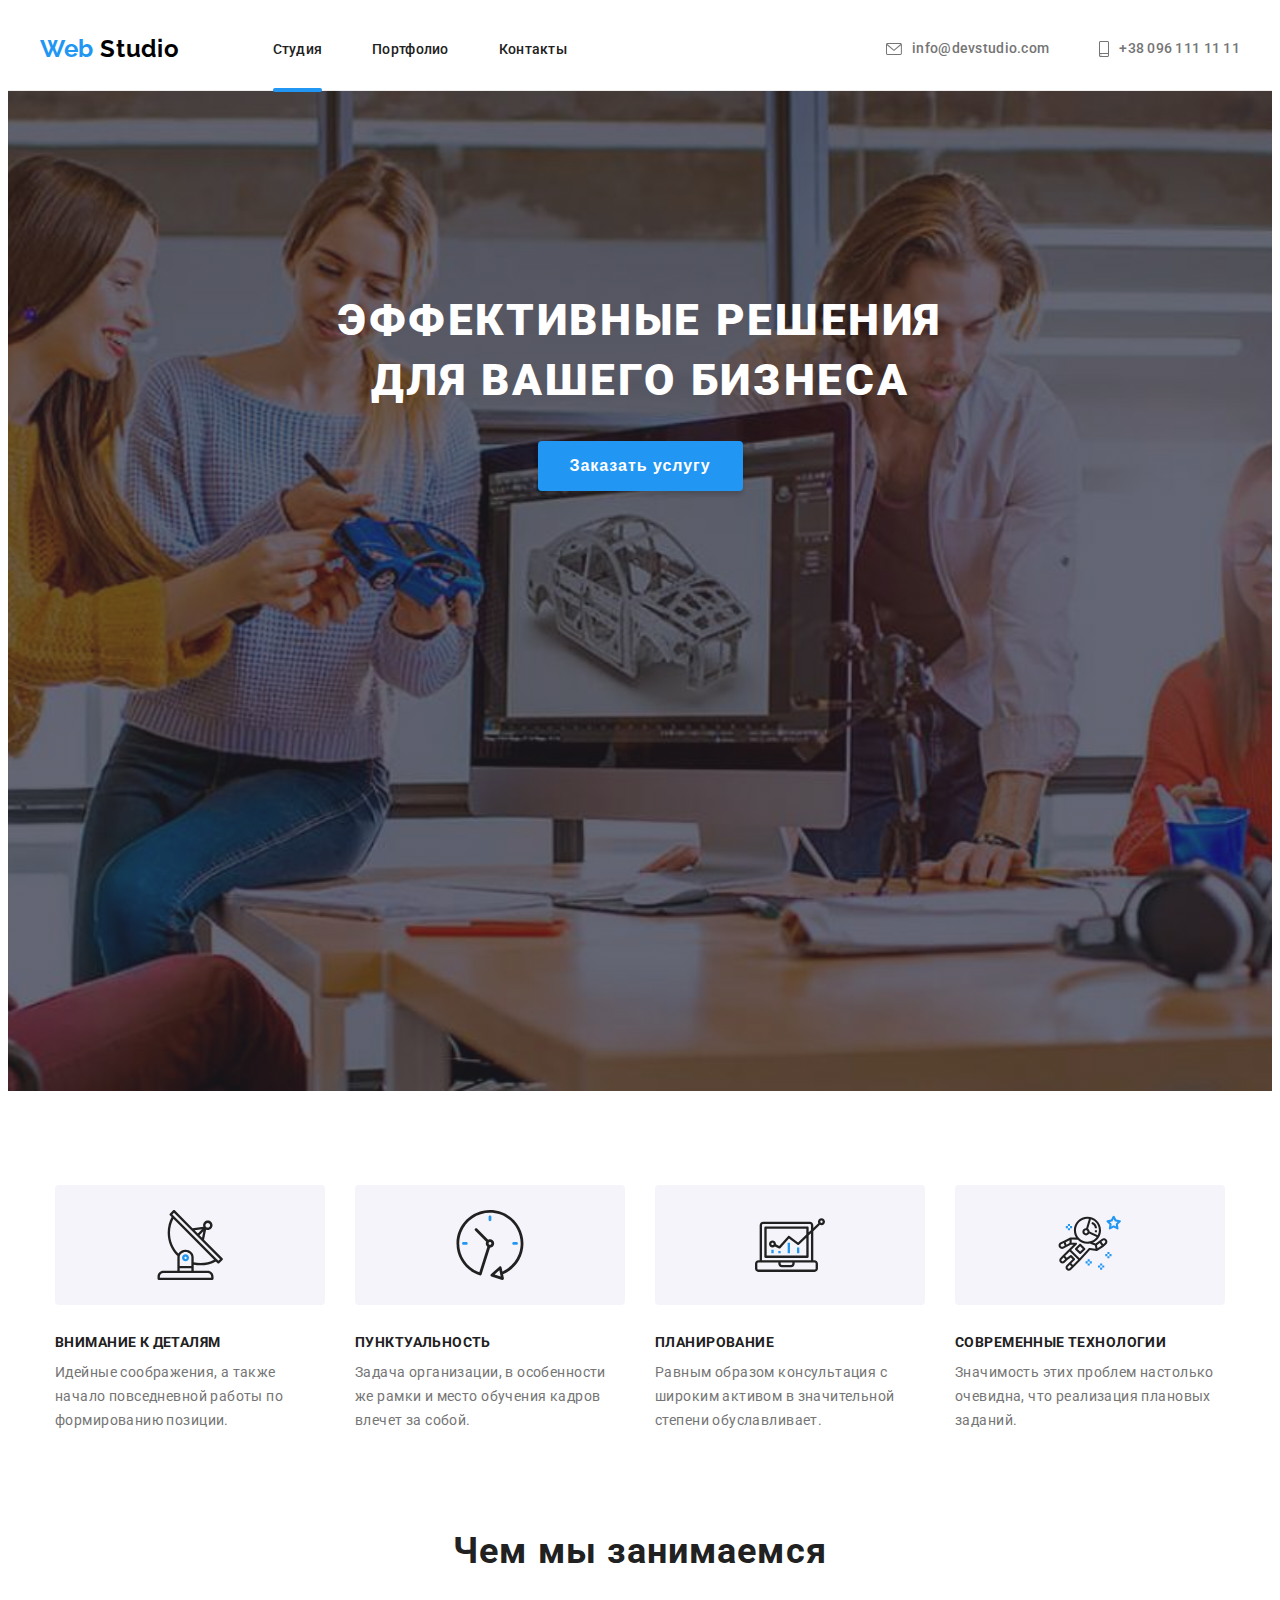
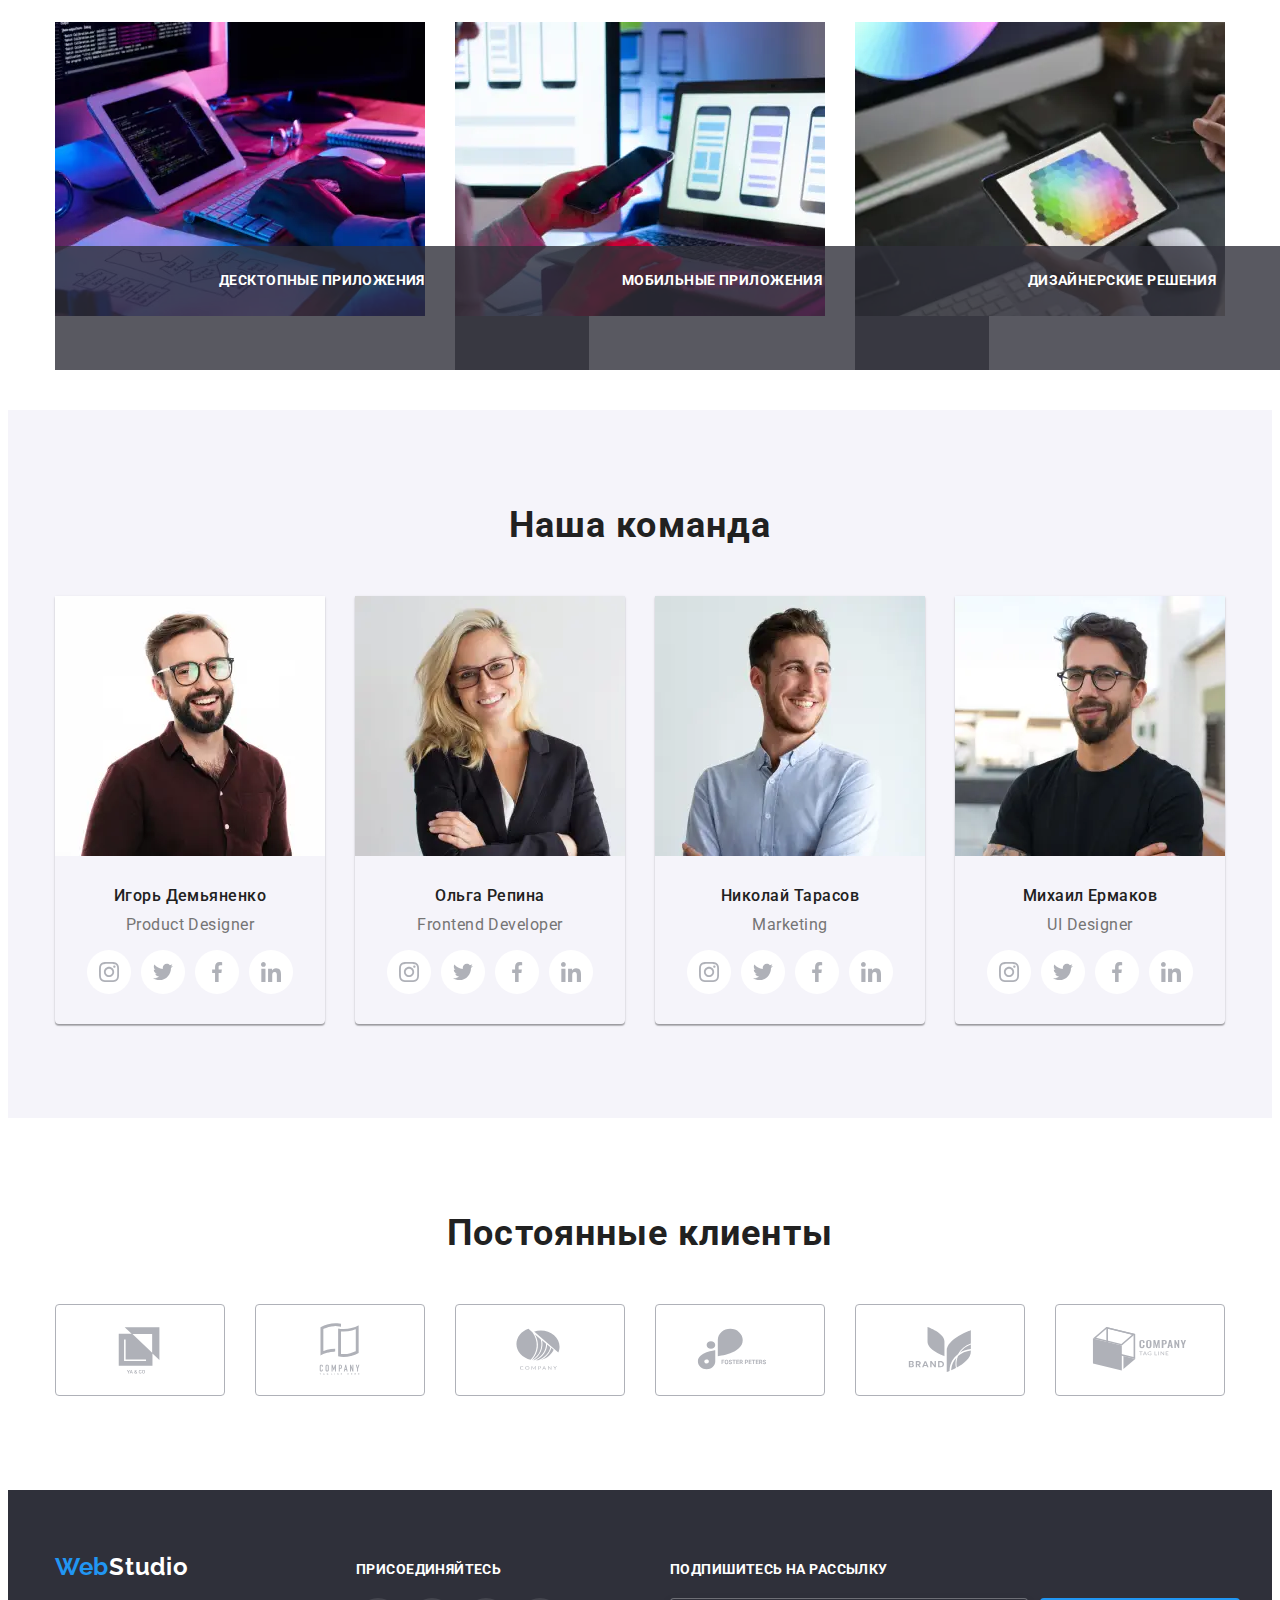
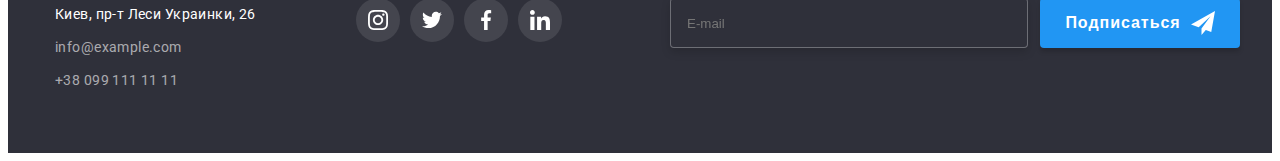
<file: index.html>
<!DOCTYPE html>
<html lang="ru">

<head>
  <meta charset="UTF-8" />
  <meta http-equiv="X-UA-Compatible" content="IE=edge" />
  <meta name="viewport" content="width=device-width, initial-scale=1.0" />
  <title>Document</title>
  <link rel="preconnect" href="https://fonts.googleapis.com" />
  <link rel="preconnect" href="https://fonts.gstatic.com" crossorigin />
  <link rel="preconnect" href="https://fonts.googleapis.com" />
  <link rel="preconnect" href="https://fonts.gstatic.com" crossorigin />
  <link href="https://fonts.googleapis.com/css2?family=Raleway:wght@700&family=Roboto:wght@400;500;700;900&display=swap"
    rel="stylesheet" />
  <link rel="stylesheet" href="https://cdnjs.cloudflare.com/ajax/libs/modern-normalize/1.1.0/modern-normalize.min.css"
    integrity="sha512-wpPYUAdjBVSE4KJnH1VR1HeZfpl1ub8YT/NKx4PuQ5NmX2tKuGu6U/JRp5y+Y8XG2tV+wKQpNHVUX03MfMFn9Q=="
    crossorigin="anonymous" referrerpolicy="no-referrer" />
  <link rel="stylesheet" href="./css/main.min.css" />
</head>

<body>

  <header>
    <div class="header__container container">
      <nav class="header__nav">
        <div class="header__logo">
          <a href="" class="header__logo-link link">
            <span class="logo-first">Web</span>
            <span class="logo-second-dark">Studio</span>
          </a>
        </div>

        <ul class="header__nav-list list">
          <li class="header__nav-item">
            <a href="" class="header__nav-link link change-color header__nav-underline">Студия</a>
          </li>
          <li class="header__nav-item">
            <a href="portfolio.html" class="header__nav-link link change-color">Портфолио</a>
          </li>
          <li class="header__nav-item">
            <a href="" class="header__nav-link link change-color">Контакты</a>
          </li>
        </ul>
      </nav>

      <ul class="header__contact-list list">
        <li class="header__contact-item">
          <a href="mailto:info@devstudio.com" class="header__contact-link link change-color">
            <svg class="header__contact-icon header-icon-mail">
              <use href="./images/sprite.svg#icon-envelope">
              </use>
            </svg>info@devstudio.com</a>
        </li>
        <li class="header__contact-item">
          <a href="tel:+38096111111" class="header__contact-link link change-color"><svg
              class="header__contact-icon header-icon-tel">
              <use href="./images/sprite.svg#icon-smartphone">
              </use>
            </svg>+38 096 111 11 11</a>
        </li>
      </ul>
      <button class="menu-open" type="button" data-menu-open><svg class="menu-open-icon" width="24" height="16">
          <use href="./images/sprite.svg#icon-menu-open">
          </use>
        </svg></button>
    </div>
    </div>
  </header>



  <main>
    <section class="background-color hero">
      <div class="hero-container">
        <h1 class="hero-title">
          Эффективные решения для вашего бизнеса
        </h1>
        <button class="hero-btn" type="button" data-modal-open>Заказать услугу</button>
      </div>
    </section>

    <section class="benefits">
      <div class="benefits-container">
        <h2 class="visually-hidden"></h2>
        <ul class="list benefits-list">
          <li class="benefits-item">
            <a href="" class="benefits-link">
              <svg class="benefits-icon" width="70" height="70">
                <use href="./images/sprite.svg#icon-antenna">
                </use>
              </svg>
            </a>
            <h3 class="benefits-title">Внимание к деталям</h3>
            <p class="benefits-text tablet-text">
              Идейные соображения, а также начало повседневной работы по
              формированию позиции.
            </p>
          </li>
          <li class="benefits-item">
            <a href="" class="benefits-link">
              <svg class="benefits-icon" width="70" height="70">
                <use href="./images/sprite.svg#icon-clock">
                </use>
              </svg>
            </a>
            <h3 class="benefits-title">Пунктуальность</h3>
            <p class="benefits-text tablet-text">
              Задача организации, в особенности же рамки и место обучения кадров
              влечет за собой.
            </p>
          </li>
          <li class="benefits-item">
            <a href="" class="benefits-link">
              <svg class="benefits-icon" width="70" height="70">
                <use href="./images/sprite.svg#icon-diagram">
                </use>
              </svg>
            </a>
            <h3 class="benefits-title">Планирование</h3>
            <p class="benefits-text">
              Равным образом консультация с широким активом в значительной
              степени обуславливает.
            </p>
          </li>
          <li class="benefits-item">
            <a href="" class="benefits-link">
              <svg class="benefits-icon" width="70" height="70">
                <use href="./images/sprite.svg#icon-astronavt">
                </use>
              </svg>
            </a>
            <h3 class="benefits-title">Современные технологии</h3>
            <p class="benefits-text">
              Значимость этих проблем настолько очевидна, что реализация
              плановых заданий.
            </p>
          </li>
        </ul>
      </div>
    </section>

    <section class="works">
      <div class="works-container">
        <h2 class="section-title-second works-title">Чем мы занимаемся</h2>
        <ul class="list works-list">
          <li class="works-item">
            <div class="work-picture-text">
              <picture>
                <source media="(min-width: 1200px)" srcset="./images/work/work1.webp 1x, ./images/work/work1@2x.webp 2x"
                  type="image/webp">
                <source media="(min-width: 1200px)" srcset="./images/work/work1.jpg 1x, ./images/work/work1@2x.jpg 2x">
                <img class="work-image" src="#" alt="Верстка" />
              </picture>
              <p class="work-text">Десктопные приложения</p>
            </div>
          </li>
          <li class="works-item">
            <div class="work-picture-text">
              <picture>
                <source media="(min-width: 1200px)" srcset="./images/work/work2.webp 1x, ./images/work/work2@2x.webp 2x"
                  type="image/webp">
                <source media="(min-width: 1200px)" srcset="./images/work/work2.jpg 1x, ./images/work/work2@2x.jpg 2x">
                <img class="work-image" src="#" alt="Тестирование" />
              </picture>
              <p class="work-text">Мобильные приложения</p>
            </div>
          </li>
          <li class="works-item">
            <div class="work-picture-text">
              <picture>
                <source media="(min-width: 1200px)" srcset="./images/work/work3.webp 1x, ./images/work/work3@2x.webp 2x"
                  type="image/webp">
                <source media="(min-width: 1200px)" srcset="./images/work/work3.jpg 1x, ./images/work/work3@2x.jpg 2x">
                <img class="work-image" src="#" alt="Дизайн" />
              </picture>
              <p class="work-text">Дизайнерские решения</p>
            </div>
          </li>
        </ul>
      </div>
    </section>

    <section class="team">
      <div class="team-container">
        <h2 class="section-title-second team-title">Наша команда</h2>
        <ul class="list team-list">
          <li class="team-item">

            <picture>
              <source media="(max-width: 767px)"
                srcset="./images/team/team1-mobil.webp 1x, ./images/team/team1-mobil@2x.webp 2x" type="image/webp">
              <source media="(max-width: 767px)"
                srcset="./images/team/team1-mobil.jpg 1x, ./images/team/team1-mobil@2x.jpg 2x">

              <source media="(max-width: 1199px)"
                srcset="./images/team/team1-tablet.webp 1x, ./images/team/team1-tablet@2x.webp 2x" type="image/webp">
              <source media="(max-width: 1199px)"
                srcset="./images/team/team1-tablet.jpg 1x, ./images/team/team1-tablet@2x.jpg 2x">

              <source media="(min-width: 1200px)"
                srcset="./images/team/team1-desktop.webp 1x, ./images/team/team1-desktop@2x.webp 2x" type="image/webp">
              <source media="(min-width: 1200px)"
                srcset="./images/team/team1-desktop.jpg 1x, ./images/team/team1-desktop@2x.jpg 2x">

              <img class="team-image" src="#" alt="Дизайнер" />
            </picture>

            <div class="team-item-name">
              <h3 class="team-name">Игорь Демьяненко</h3>
              <p lang="en" class="team-position">Product Designer</p>
              <ul class="team-social list social-list">
                <li class="social-item">
                  <a href="" class="social-link">
                    <svg class="social-icon" width="20" height="20">
                      <use href="./images/sprite.svg#icon-instagram">
                      </use>
                    </svg>
                  </a>
                </li>
                <li class="social-item">
                  <a href="" class="social-link">
                    <svg class="social-icon" width="20" height="20">
                      <use href="./images/sprite.svg#icon-twitter">
                      </use>
                    </svg>
                  </a>
                </li>
                <li class="social-item">
                  <a href="" class="social-link">
                    <svg class="social-icon" width="20" height="20">
                      <use href="./images/sprite.svg#icon-facebook">
                      </use>
                    </svg>
                  </a>
                </li>
                <li class="social-item">
                  <a href="" class="social-link">
                    <svg class="social-icon" width="20" height="20">
                      <use href="./images/sprite.svg#icon-linkedin">
                      </use>
                    </svg>
                  </a>
                </li>
              </ul>
            </div>
          </li>
          <li class="team-item">
            <picture>
              <source media="(max-width: 767px)"
                srcset="./images/team/team2-mobil.webp 1x, ./images/team/team2-mobil@2x.webp 2x" type="image/webp">
              <source media="(max-width: 767px)"
                srcset="./images/team/team2-mobil.jpg 1x, ./images/team/team2-mobil@2x.jpg 2x">

              <source media="(max-width: 1199px)"
                srcset="./images/team/team2-tablet.webp 1x, ./images/team/team2-tablet@2x.webp 2x" type="image/webp">
              <source media="(max-width: 1199px)"
                srcset="./images/team/team2-tablet.jpg 1x, ./images/team/team2-tablet@2x.jpg 2x">

              <source media="(min-width: 1200px)"
                srcset="./images/team/team2-desktop.webp 1x, ./images/team/team2-desktop@2x.webp 2x" type="image/webp">
              <source media="(min-width: 1200px)"
                srcset="./images/team/team2-desktop.jpg 1x, ./images/team/team2-desktop@2x.jpg 2x">

              <img class="team-image" src="#" alt="Разработчик" />
            </picture>

            <div class="team-item-name">
              <h3 class="team-name">Ольга Репина</h3>
              <p lang="en" class="team-position">Frontend Developer</p>
              <ul class="team-social list social-list">
                <li class="social-item">
                  <a href="" class="social-link">
                    <svg class="social-icon" width="20" height="20">
                      <use href="./images/sprite.svg#icon-instagram">
                      </use>
                    </svg>
                  </a>
                </li>
                <li class="social-item">
                  <a href="" class="social-link">
                    <svg class="social-icon" width="20" height="20">
                      <use href="./images/sprite.svg#icon-twitter">
                      </use>
                    </svg>
                  </a>
                </li>
                <li class="social-item">
                  <a href="" class="social-link">
                    <svg class="social-icon" width="20" height="20">
                      <use href="./images/sprite.svg#icon-facebook">
                      </use>
                    </svg>
                  </a>
                </li>
                <li class="social-item">
                  <a href="" class="social-link">
                    <svg class="social-icon" width="20" height="20">
                      <use href="./images/sprite.svg#icon-linkedin">
                      </use>
                    </svg>
                  </a>
                </li>
              </ul>
            </div>
          </li>
          <li class="team-item">
            <picture>
              <source media="(max-width: 767px)"
                srcset="./images/team/team3-mobil.webp 1x, ./images/team/team3-mobil@2x.webp 2x" type="image/webp">
              <source media="(max-width: 767px)"
                srcset="./images/team/team3-mobil.jpg 1x, ./images/team/team3-mobil@2x.jpg 2x">

              <source media="(max-width: 1199px)"
                srcset="./images/team/team3-tablet.webp 1x, ./images/team/team3-tablet@2x.webp 2x" type="image/webp">
              <source media="(max-width: 1199px)"
                srcset="./images/team/team3-tablet.jpg 1x, ./images/team/team3-tablet@2x.jpg 2x">

              <source media="(min-width: 1200px)"
                srcset="./images/team/team3-desktop.webp 1x, ./images/team/team3-desktop@2x.webp 2x" type="image/webp">
              <source media="(min-width: 1200px)"
                srcset="./images/team/team3-desktop.jpg 1x, ./images/team/team3-desktop@2x.jpg 2x">

              <img class="team-image" src="#" alt="Маркетолог" />
            </picture>

            <div class="team-item-name">
              <h3 class="team-name">Николай Тарасов</h3>
              <p lang="en" class="team-position">Marketing</p>
              <ul class="team-social list social-list">
                <li class="social-item">
                  <a href="" class="social-link">
                    <svg class="social-icon" width="20" height="20">
                      <use href="./images/sprite.svg#icon-instagram">
                      </use>
                    </svg>
                  </a>
                </li>
                <li class="social-item">
                  <a href="" class="social-link">
                    <svg class="social-icon" width="20" height="20">
                      <use href="./images/sprite.svg#icon-twitter">
                      </use>
                    </svg>
                  </a>
                </li>
                <li class="social-item">
                  <a href="" class="social-link">
                    <svg class="social-icon" width="20" height="20">
                      <use href="./images/sprite.svg#icon-facebook">
                      </use>
                    </svg>
                  </a>
                </li>
                <li class="social-item">
                  <a href="" class="social-link">
                    <svg class="social-icon" width="20" height="20">
                      <use href="./images/sprite.svg#icon-linkedin">
                      </use>
                    </svg>
                  </a>
                </li>
              </ul>
            </div>
          </li>
          <li class="team-item">
            <picture>
              <source media="(max-width: 767px)"
                srcset="./images/team/team4-mobil.webp 1x, ./images/team/team4-mobil@2x.webp 2x" type="image/webp">
              <source media="(max-width: 767px)"
                srcset="./images/team/team4-mobil.jpg 1x, ./images/team/team4-mobil@2x.jpg 2x">

              <source media="(max-width: 1199px)"
                srcset="./images/team/team4-tablet.webp 1x, ./images/team/team4-tablet@2x.webp 2x" type="image/webp">
              <source media="(max-width: 1199px)"
                srcset="./images/team/team4-tablet.jpg 1x, ./images/team/team4-tablet@2x.jpg 2x">

              <source media="(min-width: 1200px)"
                srcset="./images/team/team4-desktop.webp 1x, ./images/team/team4-desktop@2x.webp 2x" type="image/webp">
              <source media="(min-width: 1200px)"
                srcset="./images/team/team4-desktop.jpg 1x, ./images/team/team4-desktop@2x.jpg 2x">

              <img class="team-image" src="#" alt="Проектировщик" />
            </picture>

            <div class="team-item-name">
              <h3 class="team-name">Михаил Ермаков</h3>
              <p lang="en" class="team-position">UI Designer</p>
              <ul class="team-social list social-list">
                <li class="social-item">
                  <a href="" class="social-link">
                    <svg class="social-icon" width="20" height="20">
                      <use href="./images/sprite.svg#icon-instagram">
                      </use>
                    </svg>
                  </a>
                </li>
                <li class="social-item">
                  <a href="" class="social-link">
                    <svg class="social-icon" width="20" height="20">
                      <use href="./images/sprite.svg#icon-twitter">
                      </use>
                    </svg>
                  </a>
                </li>
                <li class="social-item">
                  <a href="" class="social-link">
                    <svg class="social-icon" width="20" height="20">
                      <use href="./images/sprite.svg#icon-facebook">
                      </use>
                    </svg>
                  </a>
                </li>
                <li class="social-item">
                  <a href="" class="social-link">
                    <svg class="social-icon" width="20" height="20">
                      <use href="./images/sprite.svg#icon-linkedin">
                      </use>
                    </svg>
                  </a>
                </li>
              </ul>
            </div>
          </li>
        </ul>
      </div>
    </section>
    <section class="client">
      <div class="client-container">
        <h2 class="client-title">Постоянные клиенты</h2>
        <ul class="client-list list">
          <li class="client-item">
            <a href="" class="client-link">
              <svg class="client-icon" width="106" height="60">
                <use href="./images/sprite.svg#icon-Logo-01">
                </use>
              </svg>
            </a>
          </li>
          <li class="client-item">
            <a href="" class="client-link">
              <svg class="client-icon" width="106" height="60">
                <use href="./images/sprite.svg#icon-Logo-02">
                </use>
              </svg>
            </a>
          </li>
          <li class="client-item">
            <a href="" class="client-link">
              <svg class="client-icon" width="106" height="60">
                <use href="./images/sprite.svg#icon-Logo-03">
                </use>
              </svg>
            </a>
          </li>
          <li class="client-item">
            <a href="" class="client-link">
              <svg class="client-icon" width="106" height="60">
                <use href="./images/sprite.svg#icon-Logo-04">
                </use>
              </svg>
            </a>
          </li>
          <li class="client-item">
            <a href="" class="client-link">
              <svg class="client-icon" width="106" height="60">
                <use href="./images/sprite.svg#icon-Logo-05">
                </use>
              </svg>
            </a>
          </li>
          <li class="client-item">
            <a href="" class="client-link">
              <svg class="client-icon" width="106" height="60">
                <use href="./images/sprite.svg#icon-Logo-06">
                </use>
              </svg>
            </a>
          </li>
        </ul>
      </div>
    </section>
  </main>

  <footer class="background-color">
    <div class="container footer-container">
      <div class="footer-container-logo-welcom">
        <div class="footer-left">
          <div class="footer-logo">
            <a href="" class="link">
              <span class="logo-first">Web</span><span class="logo-second-light">Studio</span>
            </a>
          </div>
          <div class="footer-contact">
            <ul class="list footer-list">
              <li class="footer-item">
                <a href="" class="link footer-adress change-color">Киев, пр-т Леси Украинки, 26</a>
              </li>
              <li class="footer-item">
                <a href="mailto:info@example.com" class="link footer-mail change-color">info@example.com</a>
              </li>
              <li class="footer-item">
                <a href="tel:+38099111111" class="link footer-tel change-color">+38 099 111 11 11</a>
              </li>
            </ul>
          </div>
        </div>
        <div class="welcom">
          <p class="welcom-title">присоединяйтесь</p>
          <ul class="footer-social list social-list">
            <li class="footer-social-item">
              <a href="" class="footer-social-link">
                <svg class="footer-social-icon" width="20" height="20">
                  <use href="./images/sprite.svg#icon-instagram">
                  </use>
                </svg>
              </a>
            </li>
            <li class="footer-social-item">
              <a href="" class="footer-social-link">
                <svg class="footer-social-icon" width="20" height="20">
                  <use href="./images/sprite.svg#icon-twitter">
                  </use>
                </svg>
              </a>
            </li>
            <li class="footer-social-item">
              <a href="" class="footer-social-link">
                <svg class="footer-social-icon" width="20" height="20">
                  <use href="./images/sprite.svg#icon-facebook">
                  </use>
                </svg>
              </a>
            </li>
            <li class="footer-social-item">
              <a href="" class="footer-social-link">
                <svg class="footer-social-icon" width="20" height="20">
                  <use href="./images/sprite.svg#icon-linkedin">
                  </use>
                </svg>
              </a>
            </li>
          </ul>
        </div>
      </div>
      <div class="footer-form-block">
        <form class="footer-form">
          <div class="footer-form-box">
            <label class="footer-form-text" for="email">Подпишитесь на рассылку</label>
            <input class="footer-email-input" type="email" name="email" id="email" placeholder="E-mail">
          </div>
          <button class="footer-form-btn" type="submit">Подписаться<svg class="footer-send-icon" width="24" height="24">
              <use href="./images/sprite.svg#icon-send">
              </use>
            </svg></button>
        </form>
      </div>
    </div>
  </footer>

  <div class="backdrop is-hidden" data-modal>
    <div class="modal">
      <button type="button" class="modal-btn" data-modal-close>
        <svg class="modal-close-icon" width="18" height="18">
          <use href="./images/sprite.svg#icon-close">
          </use>
        </svg>
      </button>

      <form action="#" class="modal-form">
        <p class="modal-form-head">Оставьте свои данные, мы вам перезвоним</p>

        <label for="modal-form-field" class="modal-label">Имя
          <span class="modal-form-wrapper"><input type="text" class="modal-form-input" name="user-name" minlength="2"
              pattern="[a-zA-Zа-яёА-ЯЁ]+" title="Имя должно содержать буквы латиницы или кириллицы" required />
            <svg class="modal-form-icon" width="18" height="18">
              <use href="./images/sprite.svg#icon-modal-person">
              </use>
            </svg>
          </span>

        </label>

        <label for="modal-form-field" class="modal-label">Телефон
          <span class="modal-form-wrapper"><input type="tel" class="modal-form-input" name="user-tel"
              pattern="[0-9]{3}-[0-9]{3}-[0-9]{2}-[0-9]{2}" title="000-000-00-00" />
            <svg class="modal-form-icon" width="18" height="18">
              <use href="./images/sprite.svg#icon-modal-phone">
              </use>
            </svg>
          </span>

        </label>

        <label for="modal-form-field" class="modal-label">Почта
          <span class="modal-form-wrapper"><input type="email" class="modal-form-input" name="user-email">
            <svg class="modal-form-icon" width="18" height="18">
              <use href="./images/sprite.svg#icon-modal-email">
              </use>
            </svg>
          </span>

        </label>

        <label for="modal-form-field" class="modal-label">Комментарий
          <textarea class="modal-form-message" name="user-message" placeholder="Введите текст"></textarea>
        </label>
        <input type="checkbox" id="accept-policy" class="modal-form-checkbox visually-hidden">
        <label for="accept-policy" class="modal-form-checkbox-label">Соглашаюсь с рассылкой и принимаю<a href="#"
            class="modal-link">&nbspУсловия договора</a></label>
        <button class="modal-form-button" type="submit" style="align-self: center;">Отправить</button>
      </form>
    </div>
  </div>

  <div class="mob-menu is-hidden" data-menu>
    <button class="menu-close" type="button" data-menu-close><svg class="menu-close-icon" width="18" height="18">
        <use href="./images/sprite.svg#icon-menu-close">
        </use>
      </svg></button>
    <div class="mmm">
      <ul class="mob-menu-list list">
        <li class="mob-menu-item">
          <a href="" class="mob-menu-link mob-color">Студия</a>
        </li>
        <li class="mob-menu-item">
          <a href="portfolio.html" class="mob-menu-link change-color">Портфолио</a>
        </li>
        <li class="mob-menu-item">
          <a href="" class="mob-menu-link change-color">Контакты</a>
        </li>
      </ul>
      <div class="mob-contact-social">
        <ul class="mob-contact-list list">
          <li class="mob-contact-item">
            <a href="" class="mob-contact-link mob-contact-link-big">+38 096 111 11 11</a>
          </li>
          <li class="mob-contact-item">
            <a href="" class="mob-contact-link">info@devstudio.com</a>
          </li>
        </ul>
        <ul class="mob-social-list list">
          <li class="mob-social-item">
            <a href="" class="mob-social-link">Instagram</a>
          </li>
          <li class="mob-social-item">
            <a href="" class="mob-social-link">Twitter</a>
          </li>
          <li class="mob-social-item">
            <a href="" class="mob-social-link">Facebook</a>
          </li>
          <li class="mob-social-item">
            <a href="" class="mob-social-link">LinkedIn</a>
          </li>
        </ul>
      </div>
    </div>


    <script src="./js/modal.js"></script>
    <script src="./js/menu.js"></script>
</body>

</html>
</file>
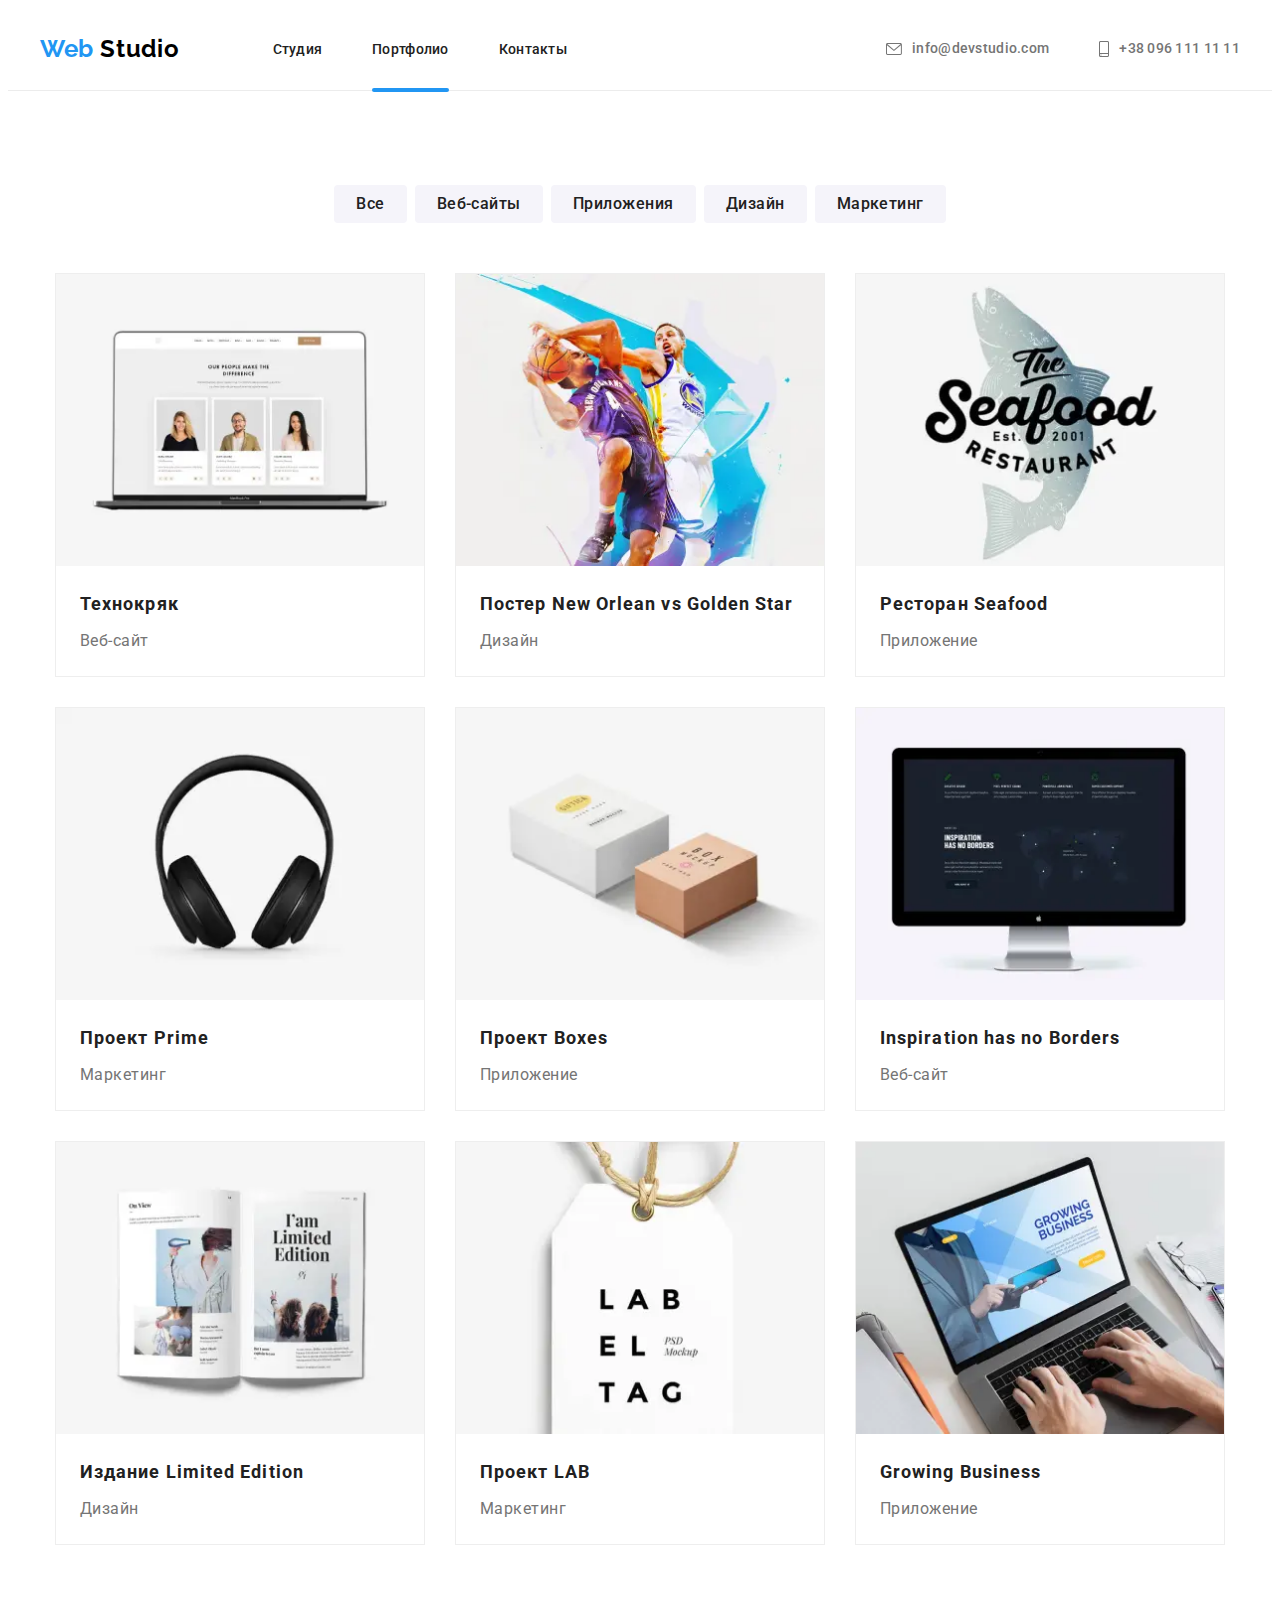
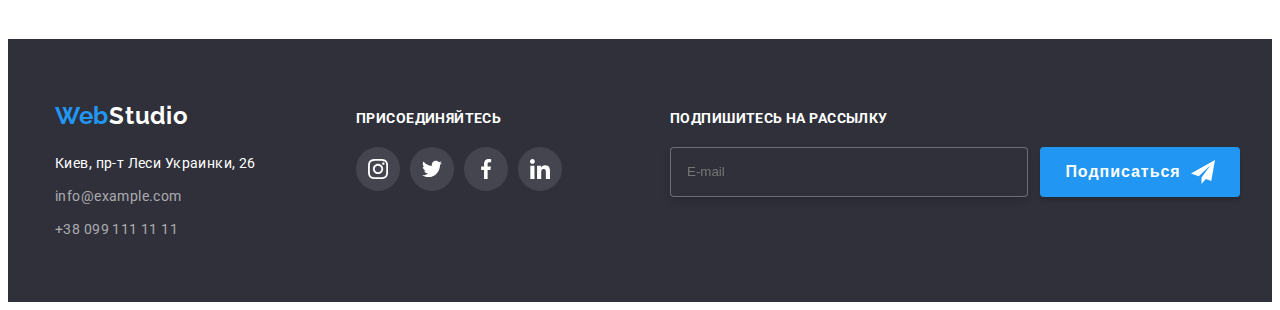
<file: portfolio.html>
<!DOCTYPE html>
<html lang="ru">

<head>
  <meta charset="UTF-8" />
  <meta http-equiv="X-UA-Compatible" content="IE=edge" />
  <meta name="viewport" content="width=device-width, initial-scale=1.0" />
  <title>Document</title>
  <link rel="preconnect" href="https://fonts.googleapis.com" />
  <link rel="preconnect" href="https://fonts.gstatic.com" crossorigin />
  <link rel="preconnect" href="https://fonts.googleapis.com" />
  <link rel="preconnect" href="https://fonts.gstatic.com" crossorigin />
  <link href="https://fonts.googleapis.com/css2?family=Raleway:wght@700&family=Roboto:wght@400;500;700;900&display=swap"
    rel="stylesheet" />
  <link rel="stylesheet" href="https://cdnjs.cloudflare.com/ajax/libs/modern-normalize/1.1.0/modern-normalize.min.css"
    integrity="sha512-wpPYUAdjBVSE4KJnH1VR1HeZfpl1ub8YT/NKx4PuQ5NmX2tKuGu6U/JRp5y+Y8XG2tV+wKQpNHVUX03MfMFn9Q=="
    crossorigin="anonymous" referrerpolicy="no-referrer" />
  <link rel="stylesheet" href="./css/main.min.css" />
</head>

<body>

  <header>
    <div class="header__container container">
      <nav class="header__nav">
        <div class="header__logo">
          <a href="" class="header__logo-link link">
            <span class="logo-first">Web</span>
            <span class="logo-second-dark">Studio</span>
          </a>
        </div>

        <ul class="header__nav-list list">
          <li class="header__nav-item">
            <a href="index.html" class="header__nav-link link change-color">Студия</a>
          </li>
          <li class="header__nav-item">
            <a href="" class="header__nav-link link change-color header__nav-underline">Портфолио</a>
          </li>
          <li class="header__nav-item">
            <a href="" class="header__nav-link link change-color">Контакты</a>
          </li>
        </ul>
      </nav>

      <ul class="header__contact-list list">
        <li class="header__contact-item">
          <a href="mailto:info@devstudio.com" class="header__contact-link link change-color">
            <svg class="header__contact-icon header-icon-mail">
              <use href="./images/sprite.svg#icon-envelope">
              </use>
            </svg>info@devstudio.com</a>
        </li>
        <li class="header__contact-item">
          <a href="tel:+38096111111" class="header__contact-link link change-color"><svg
              class="header__contact-icon header-icon-tel">
              <use href="./images/sprite.svg#icon-smartphone">
              </use>
            </svg>+38 096 111 11 11</a>
        </li>
      </ul>
      <button class="menu-open" type="button" data-menu-open><svg class="menu-open-icon" width="24" height="16">
          <use href="./images/sprite.svg#icon-menu-open">
          </use>
        </svg></button>
    </div>
    </div>
  </header>

  <main>
    <section class="portfolio-section">
      <div class="pf-container">
        <div class="btn-container">
          <ul class="list btn-list">
            <li class="btn-item">
              <button class="pf-btn change-pf-btn" type="button">Все</button>
            </li>
            <li class="btn-item">
              <button class="pf-btn change-pf-btn" type="button">Веб-сайты</button>
            </li>
            <li class="btn-item">
              <button class="pf-btn change-pf-btn" type="button">Приложения</button>
            </li>
            <li class="btn-item">
              <button class="pf-btn change-pf-btn" type="button">Дизайн</button>
            </li>
            <l class="btn-item">
              <button class="pf-btn change-pf-btn" type="button">Маркетинг</button>
              </li>
          </ul>
        </div>
        <h1 class="visually-hidden"></h1>
        <h2 class="visually-hidden"></h2>
        <div class="portfolio">
          <ul class="list pf-list">
            <li class="pf-item">
              <div class="pf-picture-text">
                <picture>
                  <source media="(max-width: 767px)"
                    srcset="./images/pf/pf1-mobil.webp 1x, ./images/pf/pf1-mobil@2x.webp 2x" type="image/webp">
                  <source media="(max-width: 767px)"
                    srcset="./images/pf/pf1-mobil.jpg 1x, ./images/pf/pf1-mobil@2x.jpg 2x">
                  <source media="(max-width: 1199px)"
                    srcset="./images/pf/pf1-tablet.webp 1x, ./images/pf/pf1-tablet@2x.webp 2x" type="image/webp">
                  <source media="(max-width: 1199px)"
                    srcset="./images/pf/pf1-tablet.jpg 1x, ./images/pf/pf1-tablet@2x.jpg 2x">
                  <source media="(min-width: 1200px)"
                    srcset="./images/pf/pf1-desktop.webp 1x, ./images/pf/pf1-desktop@2x.webp 2x" type="image/webp">
                  <source media="(min-width: 1200px)"
                    srcset="./images/pf/pf1-desktop.jpg 1x, ./images/pf/pf1-desktop@2x.jpg 2x">
                  <img class="pf-image" src="#" alt="Технокряк" />
                </picture>
                <p class="picture-text">Технокряк это современная площадка распространения коронавируса. Компании
                  используют эту платформу для цифрового шпионажа и атак на защищённые сервера конкурентов.</p>
              </div>
              <div class="pf-description pf-block">
                <h3 class="pf-project">Технокряк</h3>
                <p class="pf-group">Веб-сайт</p>
              </div>
            </li>
            <li class="pf-item pf-item-special">
              <div class="pf-picture-text">
                <picture>
                  <source media="(max-width: 767px)"
                    srcset="./images/pf/pf2-mobil.webp 1x, ./images/pf/pf2-mobil@2x.webp 2x" type="image/webp">
                  <source media="(max-width: 767px)"
                    srcset="./images/pf/pf2-mobil.jpg 1x, ./images/pf/pf2-mobil@2x.jpg 2x">
                  <source media="(max-width: 1199px)"
                    srcset="./images/pf/pf2-tablet.webp 1x, ./images/pf/pf2-tablet@2x.webp 2x" type="image/webp">
                  <source media="(max-width: 1199px)"
                    srcset="./images/pf/pf2-tablet.jpg 1x, ./images/pf/pf2-tablet@2x.jpg 2x">
                  <source media="(min-width: 1200px)"
                    srcset="./images/pf/pf2-desktop.webp 1x, ./images/pf/pf2-desktop@2x.webp 2x" type="image/webp">
                  <source media="(min-width: 1200px)"
                    srcset="./images/pf/pf2-desktop.jpg 1x, ./images/pf/pf2-desktop@2x.jpg 2x">
                  <img class="pf-image" src="#" alt="Постер" />
                </picture>
                <p class="picture-text">Технокряк это современная площадка распространения коронавируса. Компании
                  используют эту платформу для цифрового шпионажа и атак на защищённые сервера конкурентов.</p>
              </div>
              <div class="pf-description pf-block-special">
                <h3 class="pf-project">
                  <span>Постер </span>
                  <span class="text-special" lang="en">New Orlean vs Golden Star</span>
                </h3>
                <p class="pf-group position-special">Дизайн</p>
              </div>
            </li>
            <li class="pf-item">
              <div class="pf-picture-text">
                <picture>
                  <source media="(max-width: 767px)"
                    srcset="./images/pf/pf3-mobil.webp 1x, ./images/pf/pf3-mobil@2x.webp 2x" type="image/webp">
                  <source media="(max-width: 767px)"
                    srcset="./images/pf/pf3-mobil.jpg 1x, ./images/pf/pf3-mobil@2x.jpg 2x">
                  <source media="(max-width: 1199px)"
                    srcset="./images/pf/pf3-tablet.webp 1x, ./images/pf/pf3-tablet@2x.webp 2x" type="image/webp">
                  <source media="(max-width: 1199px)"
                    srcset="./images/pf/pf3-tablet.jpg 1x, ./images/pf/pf3-tablet@2x.jpg 2x">
                  <source media="(min-width: 1200px)"
                    srcset="./images/pf/pf3-desktop.webp 1x, ./images/pf/pf3-desktop@2x.webp 2x" type="image/webp">
                  <source media="(min-width: 1200px)"
                    srcset="./images/pf/pf3-desktop.jpg 1x, ./images/pf/pf3-desktop@2x.jpg 2x">
                  <img class="pf-image" src="#" alt="Ресторан" />
                </picture>
                <p class="picture-text">Технокряк это современная площадка распространения коронавируса. Компании
                  используют эту платформу для цифрового шпионажа и атак на защищённые сервера конкурентов.</p>
              </div>
              <div class="pf-description">
                <h3 class="pf-project">
                  <span>Ресторан </span>
                  <span lang="en">Seafood</span>
                </h3>
                <p class="pf-group">Приложение</p>
              </div>
            </li>
            <li class="pf-item">
              <div class="pf-picture-text">
                <picture>
                  <source media="(max-width: 767px)"
                    srcset="./images/pf/pf4-mobil.webp 1x, ./images/pf/pf4-mobil@2x.webp 2x" type="image/webp">
                  <source media="(max-width: 767px)"
                    srcset="./images/pf/pf4-mobil.jpg 1x, ./images/pf/pf4-mobil@2x.jpg 2x">
                  <source media="(max-width: 1199px)"
                    srcset="./images/pf/pf4-tablet.webp 1x, ./images/pf/pf4-tablet@2x.webp 2x" type="image/webp">
                  <source media="(max-width: 1199px)"
                    srcset="./images/pf/pf4-tablet.jpg 1x, ./images/pf/pf4-tablet@2x.jpg 2x">
                  <source media="(min-width: 1200px)"
                    srcset="./images/pf/pf4-desktop.webp 1x, ./images/pf/pf4-desktop@2x.webp 2x" type="image/webp">
                  <source media="(min-width: 1200px)"
                    srcset="./images/pf/pf4-desktop.jpg 1x, ./images/pf/pf4-desktop@2x.jpg 2x">
                  <img class="pf-image" src="#" alt="Проект Прайм" />
                </picture>
                <p class="picture-text">Технокряк это современная площадка распространения коронавируса. Компании
                  используют эту платформу для цифрового шпионажа и атак на защищённые сервера конкурентов.</p>
              </div>
              <div class="pf-description">
                <h3 class="pf-project">
                  <span>Проект </span>
                  <span lang="en">Prime</span>
                </h3>
                <p class="pf-group">Маркетинг</p>
              </div>
            </li>
            <li class="pf-item">
              <div class="pf-picture-text">
                <picture>
                  <source media="(max-width: 767px)"
                    srcset="./images/pf/pf5-mobil.webp 1x, ./images/pf/pf5-mobil@2x.webp 2x" type="image/webp">
                  <source media="(max-width: 767px)"
                    srcset="./images/pf/pf5-mobil.jpg 1x, ./images/pf/pf5-mobil@2x.jpg 2x">
                  <source media="(max-width: 1199px)"
                    srcset="./images/pf/pf5-tablet.webp 1x, ./images/pf/pf5-tablet@2x.webp 2x" type="image/webp">
                  <source media="(max-width: 1199px)"
                    srcset="./images/pf/pf5-tablet.jpg 1x, ./images/pf/pf5-tablet@2x.jpg 2x">
                  <source media="(min-width: 1200px)"
                    srcset="./images/pf/pf5-desktop.webp 1x, ./images/pf/pf5-desktop@2x.webp 2x" type="image/webp">
                  <source media="(min-width: 1200px)"
                    srcset="./images/pf/pf5-desktop.jpg 1x, ./images/pf/pf5-desktop@2x.jpg 2x">
                  <img class="pf-image" src="#" alt="Проект Коробки" />
                </picture>
                <p class="picture-text">Технокряк это современная площадка распространения коронавируса. Компании
                  используют эту платформу для цифрового шпионажа и атак на защищённые сервера конкурентов.</p>
              </div>
              <div class="pf-description">
                <h3 class="pf-project">
                  <span>Проект </span>
                  <span lang="en">Boxes</span>
                </h3>
                <p class="pf-group">Приложение</p>
              </div>
            </li>
            <li class="pf-item">
              <div class="pf-picture-text">
                <picture>
                  <source media="(max-width: 767px)"
                    srcset="./images/pf/pf6-mobil.webp 1x, ./images/pf/pf6-mobil@2x.webp 2x" type="image/webp">
                  <source media="(max-width: 767px)"
                    srcset="./images/pf/pf6-mobil.jpg 1x, ./images/pf/pf6-mobil@2x.jpg 2x">
                  <source media="(max-width: 1199px)"
                    srcset="./images/pf/pf6-tablet.webp 1x, ./images/pf/pf6-tablet@2x.webp 2x" type="image/webp">
                  <source media="(max-width: 1199px)"
                    srcset="./images/pf/pf6-tablet.jpg 1x, ./images/pf/pf6-tablet@2x.jpg 2x">
                  <source media="(min-width: 1200px)"
                    srcset="./images/pf/pf6-desktop.webp 1x, ./images/pf/pf6-desktop@2x.webp 2x" type="image/webp">
                  <source media="(min-width: 1200px)"
                    srcset="./images/pf/pf6-desktop.jpg 1x, ./images/pf/pf6-desktop@2x.jpg 2x">
                  <img class="pf-image" src="#" alt="Вдохновение" />
                </picture>
                <p class="picture-text">Технокряк это современная площадка распространения коронавируса. Компании
                  используют эту платформу для цифрового шпионажа и атак на защищённые сервера конкурентов.</p>
              </div>
              <div class="pf-description">
                <h3 class="pf-project" lang="en">Inspiration has no Borders</h3>
                <p class="pf-group">Веб-сайт</p>
              </div>
            </li>
            <li class="pf-item">
              <div class="pf-picture-text">
                <picture>
                  <source media="(max-width: 767px)"
                    srcset="./images/pf/pf7-mobil.webp 1x, ./images/pf/pf7-mobil@2x.webp 2x" type="image/webp">
                  <source media="(max-width: 767px)"
                    srcset="./images/pf/pf7-mobil.jpg 1x, ./images/pf/pf7-mobil@2x.jpg 2x">
                  <source media="(max-width: 1199px)"
                    srcset="./images/pf/pf7-tablet.webp 1x, ./images/pf/pf7-tablet@2x.webp 2x" type="image/webp">
                  <source media="(max-width: 1199px)"
                    srcset="./images/pf/pf7-tablet.jpg 1x, ./images/pf/pf7-tablet@2x.jpg 2x">
                  <source media="(min-width: 1200px)"
                    srcset="./images/pf/pf7-desktop.webp 1x, ./images/pf/pf7-desktop@2x.webp 2x" type="image/webp">
                  <source media="(min-width: 1200px)"
                    srcset="./images/pf/pf7-desktop.jpg 1x, ./images/pf/pf7-desktop@2x.jpg 2x">
                  <img class="pf-image" src="#" alt="Издание" />
                </picture>
                <p class="picture-text">Технокряк это современная площадка распространения коронавируса. Компании
                  используют эту платформу для цифрового шпионажа и атак на защищённые сервера конкурентов.</p>
              </div>
              <div class="pf-description">
                <h3 class="pf-project">
                  <span>Издание </span>
                  <span lang="en">Limited Edition</span>
                </h3>
                <p class="pf-group">Дизайн</p>
              </div>
            </li>
            <li class="pf-item">
              <div class="pf-picture-text">
                <picture>
                  <source media="(max-width: 767px)"
                    srcset="./images/pf/pf8-mobil.webp 1x, ./images/pf/pf8-mobil@2x.webp 2x" type="image/webp">
                  <source media="(max-width: 767px)"
                    srcset="./images/pf/pf8-mobil.jpg 1x, ./images/pf/pf8-mobil@2x.jpg 2x">
                  <source media="(max-width: 1199px)"
                    srcset="./images/pf/pf8-tablet.webp 1x, ./images/pf/pf8-tablet@2x.webp 2x" type="image/webp">
                  <source media="(max-width: 1199px)"
                    srcset="./images/pf/pf8-tablet.jpg 1x, ./images/pf/pf8-tablet@2x.jpg 2x">
                  <source media="(min-width: 1200px)"
                    srcset="./images/pf/pf8-desktop.webp 1x, ./images/pf/pf8-desktop@2x.webp 2x" type="image/webp">
                  <source media="(min-width: 1200px)"
                    srcset="./images/pf/pf8-desktop.jpg 1x, ./images/pf/pf8-desktop@2x.jpg 2x">
                  <img class="pf-image" src="#" alt="Проект Лаб" />
                </picture>
                <p class="picture-text">Технокряк это современная площадка распространения коронавируса. Компании
                  используют эту платформу для цифрового шпионажа и атак на защищённые сервера конкурентов.</p>
              </div>
              <div class="pf-description">
                <h3 class="pf-project">
                  <span>Проект </span>
                  <span lang="en">LAB</span>
                </h3>
                <p class="pf-group">Маркетинг</p>
              </div>
            </li>
            <li class="pf-item">
              <div class="pf-picture-text">
                <picture>
                  <source media="(max-width: 767px)"
                    srcset="./images/pf/pf9-mobil.webp 1x, ./images/pf/pf9-mobil@2x.webp 2x" type="image/webp">
                  <source media="(max-width: 767px)"
                    srcset="./images/pf/pf9-mobil.jpg 1x, ./images/pf/pf9-mobil@2x.jpg 2x">
                  <source media="(max-width: 1199px)"
                    srcset="./images/pf/pf9-tablet.webp 1x, ./images/pf/pf9-tablet@2x.webp 2x" type="image/webp">
                  <source media="(max-width: 1199px)"
                    srcset="./images/pf/pf9-tablet.jpg 1x, ./images/pf/pf9-tablet@2x.jpg 2x">
                  <source media="(min-width: 1200px)"
                    srcset="./images/pf/pf9-desktop.webp 1x, ./images/pf/pf9-desktop@2x.webp 2x" type="image/webp">
                  <source media="(min-width: 1200px)"
                    srcset="./images/pf/pf9-desktop.jpg 1x, ./images/pf/pf9-desktop@2x.jpg 2x">
                  <img class="pf-image" src="#" alt="Растущий бизнес" />
                </picture>
                <p class="picture-text">Технокряк это современная площадка распространения коронавируса. Компании
                  используют эту платформу для цифрового шпионажа и атак на защищённые сервера конкурентов.</p>
              </div>
              <div class="pf-description">
                <h3 class="pf-project" lang="en">Growing Business</h3>
                <p class="pf-group">Приложение</p>
              </div>
            </li>
          </ul>
        </div>
      </div>
    </section>
  </main>

  <footer class="background-color">
    <div class="container footer-container">
      <div class="footer-container-logo-welcom">
        <div class="footer-left">
          <div class="footer-logo">
            <a href="" class="link">
              <span class="logo-first">Web</span><span class="logo-second-light">Studio</span>
            </a>
          </div>
          <div class="footer-contact">
            <ul class="list footer-list">
              <li class="footer-item">
                <a href="" class="link footer-adress change-color">Киев, пр-т Леси Украинки, 26</a>
              </li>
              <li class="footer-item">
                <a href="mailto:info@example.com" class="link footer-mail change-color">info@example.com</a>
              </li>
              <li class="footer-item">
                <a href="tel:+38099111111" class="link footer-tel change-color">+38 099 111 11 11</a>
              </li>
            </ul>
          </div>
        </div>
        <div class="welcom">
          <p class="welcom-title">присоединяйтесь</p>
          <ul class="footer-social list social-list">
            <li class="footer-social-item">
              <a href="" class="footer-social-link">
                <svg class="footer-social-icon" width="20" height="20">
                  <use href="./images/sprite.svg#icon-instagram">
                  </use>
                </svg>
              </a>
            </li>
            <li class="footer-social-item">
              <a href="" class="footer-social-link">
                <svg class="footer-social-icon" width="20" height="20">
                  <use href="./images/sprite.svg#icon-twitter">
                  </use>
                </svg>
              </a>
            </li>
            <li class="footer-social-item">
              <a href="" class="footer-social-link">
                <svg class="footer-social-icon" width="20" height="20">
                  <use href="./images/sprite.svg#icon-facebook">
                  </use>
                </svg>
              </a>
            </li>
            <li class="footer-social-item">
              <a href="" class="footer-social-link">
                <svg class="footer-social-icon" width="20" height="20">
                  <use href="./images/sprite.svg#icon-linkedin">
                  </use>
                </svg>
              </a>
            </li>
          </ul>
        </div>
      </div>
      <div class="footer-form-block">
        <form class="footer-form">
          <div class="footer-form-box">
            <label class="footer-form-text" for="email">Подпишитесь на рассылку</label>
            <input class="footer-email-input" type="email" name="email" id="email" placeholder="E-mail">
          </div>
          <button class="footer-form-btn" type="submit">Подписаться<svg class="footer-send-icon" width="24" height="24">
              <use href="./images/sprite.svg#icon-send">
              </use>
            </svg></button>
        </form>
      </div>
    </div>
  </footer>

  <div class="mob-menu is-hidden" data-menu>
    <button class="menu-close" type="button" data-menu-close><svg class="menu-close-icon" width="18" height="18">
        <use href="./images/sprite.svg#icon-menu-close">
        </use>
      </svg></button>
    <div class="mmm">
      <ul class="mob-menu-list list">
        <li class="mob-menu-item">
          <a href="index.html" class="mob-menu-link change-color">Студия</a>
        </li>
        <li class="mob-menu-item">
          <a href="" class="mob-menu-link mob-color">Портфолио</a>
        </li>
        <li class="mob-menu-item">
          <a href="" class="mob-menu-link change-color">Контакты</a>
        </li>
      </ul>
      <div class="mob-contact-social">
        <ul class="mob-contact-list list">
          <li class="mob-contact-item">
            <a href="" class="mob-contact-link mob-contact-link-big">+38 096 111 11 11</a>
          </li>
          <li class="mob-contact-item">
            <a href="" class="mob-contact-link">info@devstudio.com</a>
          </li>
        </ul>
        <ul class="mob-social-list list">
          <li class="mob-social-item">
            <a href="" class="mob-social-link">Instagram</a>
          </li>
          <li class="mob-social-item">
            <a href="" class="mob-social-link">Twitter</a>
          </li>
          <li class="mob-social-item">
            <a href="" class="mob-social-link">Facebook</a>
          </li>
          <li class="mob-social-item">
            <a href="" class="mob-social-link">LinkedIn</a>
          </li>
        </ul>
      </div>
    </div>

    <script src="./js/menu.js"></script>
</body>

</html>
</file>
<file: css/main.min.css>
:root{--backgrоund-color: #2f303a;--title-color: #ffffff;--text-light-color: #ffffff;--text-dark-color: #000000;--text-second-color: #212121;--text-third-color: #757575;--accent-color: #2196f3}.visually-hidden{position:absolute;width:0px;height:0px;margin:-1px;padding:0;overflow:hidden;border:0;clip:rect(0 0 0 0)}body{font-family:"Roboto", sans-serif;color:var(--text-second-color)}p,h1,h2,h3,h4,h5,h6{margin:0}ul{margin:0;padding:0}button{cursor:pointer}input{cursor:pointer}img{display:block;height:auto;max-width:100%}.list{list-style:none}.link{text-decoration:none}.background-color{background-color:var(--backgrоund-color)}.container{padding-left:15px;padding-right:15px;margin-right:auto;margin-left:auto}@media screen and (max-width: 480px){.container{width:480px}}@media screen and (max-width: 768px){.container{width:768px}}@media screen and (max-width: 1200px){.container{width:1200px;margin:0 auto}}.section{padding:60px 0px}@media screen and (min-width: 768px){.section .section{width:768px;margin:0px auto}}@media screen and (min-width: 1200px){.section .section{padding-top:94px;padding-bottom:94px}}.social-link{width:100%;height:100%;background-color:var(--text-light-color);border-radius:50%;display:flex;align-items:center;justify-content:center;transition-property:background-color;transition-duration:250ms;transition-timing-function:cubic-bezier(0.4, 0, 0.2, 1)}.social-link:hover,.social-link:focus{background-color:var(--accent-color)}.social-link:hover .social-icon,.social-link:focus .social-icon{fill:var(--text-light-color)}.backdrop{width:100vw;height:100vh;background-color:rgba(157,164,189,0.5);position:fixed;top:0;box-shadow:0px 1px 3px rgba(0,0,0,0.12),0px 1px 1px rgba(0,0,0,0.14),0px 2px 1px rgba(0,0,0,0.2);transition:opacity 250ms linear, visibility 250ms linear}.backdrop.is-hidden{visibility:hidden;opacity:0;pointer-events:none}.modal{position:absolute;width:100%;height:100%;left:50%;top:50%;transform:translate(-50%, -50%);background:#ffffff;box-shadow:0px 1px 3px rgba(0,0,0,0.12),0px 1px 1px rgba(0,0,0,0.14),0px 2px 1px rgba(0,0,0,0.2);border-radius:4px;padding:40px}@media screen and (max-width: 479px){.modal{max-width:450px;min-height:609px}}@media screen and (min-width: 480px){.modal{width:450px}}@media screen and (min-width: 1200px){.modal{width:528px;min-height:581px}}.modal-btn{position:absolute;width:30px;height:30px;right:8px;top:8px;color:#000000;background:#ffffff;border:1px solid rgba(0,0,0,0.1);box-sizing:border-box;border-radius:50%;display:flex;align-items:center;justify-content:center;transition-property:color;transition-duration:250ms;transition-timing-function:cubic-bezier(0.4, 0, 0.2, 1)}.modal-btn:hover,.modal-btn:focus{color:var(--accent-color)}.modal-close-icon{fill:currentColor}.modal-form{display:flex;flex-direction:column}.modal-form-head{font-weight:700;font-size:20px;line-height:1.15;text-align:center;letter-spacing:0.03em;color:var(--text-second-color);margin-bottom:12px}.modal-form-field{font-size:12px;line-height:1.17;letter-spacing:0.01em;color:var(--text-third-color);margin-bottom:4px}.modal-label{color:var(--text-third-color);font-size:12px;line-height:1, 17;letter-spacing:0.01em}.modal-form-message{width:100%;height:120px;left:576px;top:518px;border:1px solid rgba(33,33,33,0.2);box-sizing:border-box;border-radius:4px;resize:none;padding:12px 16px;margin-bottom:20px;margin-top:4px;transition-property:border-color;transition-duration:250ms;transition-timing-function:cubic-bezier(0.4, 0, 0.2, 1)}@media screen and (max-width: 479px){.modal-form-message{max-width:370px}}@media screen and (min-width: 480px){.modal-form-message{width:370px}}@media screen and (min-width: 1200px){.modal-form-message{width:448px}}.modal-form-message::placeholder{color:rgba(117,117,117,0.5)}.modal-form-message:focus{outline:none;border-color:var(--accent-color)}.modal-form-wrapper{position:relative;display:block;margin-bottom:10px}.modal-link{color:var(--accent-color)}.modal-form-icon{position:absolute;left:12px;top:50%;transform:translateY(-50%);transition-property:fill;transition-duration:250ms;transition-timing-function:cubic-bezier(0.4, 0, 0.2, 1)}.modal-form-input:focus+.modal-form-icon{fill:var(--accent-color)}.modal-form-input{width:100%;height:40px;left:576px;top:450px;border:1px solid rgba(33,33,33,0.2);box-sizing:border-box;border-radius:4px;padding-left:42px;margin-top:4px}@media screen and (max-width: 479px){.modal-form-input{max-width:370px}}@media screen and (min-width: 480px){.modal-form-input{width:370px}}@media screen and (min-width: 1200px){.modal-form-input{width:448px}}.modal-form-input:focus{outline:none;border-color:var(--accent-color)}.modal-form-checkbox-label{display:flex;justify-content:center;align-items:center;font-size:12px;line-height:1.17;letter-spacing:0.03em;margin-bottom:30px;color:var(--text-third-color)}@media screen and (min-width: 1200px){.modal-form-checkbox-label{font-size:14px;line-height:1.71}}.modal-form-checkbox-label::before{display:block;content:"";width:16px;height:15px;margin-right:8.38px;border:1px solid var(--text-second-color)}.modal-form-checkbox:checked+.modal-form-checkbox-label::before{background-color:var(--accent-color);background-image:url(../images/check.svg);background-position:center;background-repeat:no-repeat;border:none;border-radius:4px}.modal-form-checkbox:focus+.modal-form-checkbox-label::before{outline:1px solid var(--accent-color);background-image:url(../images/check.svg)}.modal-form-button{width:200px;height:50px;font-weight:700;font-size:16px;line-height:1.87;display:flex;align-items:center;text-align:center;justify-content:center;letter-spacing:0.06em;color:var(--text-light-color);background:#188ce8;border-radius:4px;border:0;padding:0}.logo-first{font-family:Raleway, sans-serif;font-style:normal;font-weight:bold;font-size:26px;line-height:1.19;letter-spacing:0.03em;color:var(--accent-color)}.logo-second-dark{font-family:Raleway, sans-serif;font-style:normal;font-weight:bold;font-size:26px;line-height:1.19;letter-spacing:0.03em;color:var(--text-dark-color)}.logo-second-light{font-family:Raleway, sans-serif;font-style:normal;font-weight:bold;font-size:26px;line-height:1.19;letter-spacing:0.03em;color:var(--text-light-color)}.section-title-second{font-weight:700;font-size:36px;line-height:1.17;text-align:center;letter-spacing:0.03em}header{box-sizing:border-box;border-bottom:1px solid #ececec;padding-top:21px;padding-bottom:21px}@media screen and (min-width: 1200px){header{display:flex;padding-top:24px;padding-bottom:25px}}.header__container{display:flex;align-items:center;width:100%}@media screen and (max-width: 767px){.header__container{max-width:480px;justify-content:center}}@media screen and (min-width: 768px) and (max-width: 1199px){.header__container{max-width:768px}}@media screen and (min-width: 1200px){.header__container{max-width:1200px}}.header__nav{display:flex;align-items:center;padding-top:5px;padding-bottom:5px}@media screen and (min-width: 1200px){.header__nav{padding-top:0;padding-bottom:0}}.header__logo{margin-right:80px;display:flex}.header__logo .logo-first,.header__logo .logo-second-dark{font-size:24px;line-height:1.375}@media screen and (min-width: 1200px){.header__logo{margin-right:93px;font-size:26px;line-height:1.19}}@media screen and (max-width: 767px){.header__nav-list{display:none}}@media screen and (min-width: 768px){.header__nav-list{display:flex;margin-right:84px;align-items:center}}.header__nav-item:not(:last-child){margin-right:50px}.header__nav-link{font-weight:500;font-size:14px;line-height:1.14;letter-spacing:0.02em;color:var(--text-second-color);position:relative;display:inline-block;transition-property:color, fill;transition-duration:250ms;transition-timing-function:cubic-bezier(0.4, 0, 0.2, 1)}.header__nav-underline::after{display:block;position:absolute;content:"";width:100%;height:4px;left:0;bottom:-36px;background:var(--accent-color);border-radius:2px;transition-property:height;transition-duration:250ms;transition-timing-function:cubic-bezier(0.4, 0, 0.2, 1)}@media screen and (min-width: 1200px){.header__nav-underline::after{bottom:-34px}}@media screen and (max-width: 767px){.header__contact-list{display:none}}@media screen and (min-width: 768px) and (max-width: 1199px){.header__contact-list{display:flex;flex-direction:column;height:100%;justify-content:space-between}}@media screen and (min-width: 1200px){.header__contact-list{margin-left:auto;text-decoration:none;display:flex}}@media screen and (min-width: 768px) and (max-width: 1199px){.header__contact-item:not(:last-child){margin-bottom:10px}}@media screen and (min-width: 1200px){.header__contact-item{display:flex}.header__contact-item:not(:last-child){margin-right:50px}}.header__contact-link{font-weight:500;font-size:14px;line-height:1.14;letter-spacing:0.02em;color:var(--text-third-color);display:flex;align-items:center;transition:color 300ms linear}@media screen and (min-width: 768px) and (max-width: 1199px){.header__contact-link{font-size:12px;line-height:1.17}}.header__contact-icon{fill:var(--text-third-color);text-decoration:none;margin-right:8px;transition-property:fill;transition-duration:250ms;transition-timing-function:cubic-bezier(0.4, 0, 0.2, 1)}.change-color:hover .header__contact-icon,.change-color:focus .header__contact-icon{fill:var(--accent-color)}@media screen and (min-width: 1200px){.header__contact-icon{margin-right:10px}}.header-icon-tel{width:10px;height:14px}@media screen and (min-width: 1200px){.header-icon-tel{height:16px}}.header-icon-mail{width:14px;height:10px}@media screen and (min-width: 1200px){.header-icon-mail{width:16px;height:12px}}.mob-menu{position:fixed;top:0;left:0;background-color:#ffffff;width:100vw;height:100vh;padding:48px 40px}.mob-menu.is-hidden{visibility:hidden;opacity:0;pointer-events:none;display:flex;justify-content:space-between;height:100%;flex-direction:column}.mob-menu .container{max-height:100vh;position:relative}.mob-contact-social{position:absolute;bottom:48px}.menu-open,.menu-close{width:40px;height:40px;background-color:var(--text-one-color);border:none;display:flex;align-items:center;justify-content:center;margin-left:auto}@media screen and (min-width: 768px){.menu-open,.menu-close{display:none}}.menu-close{position:absolute;right:15px;top:10px}.mob-modal{display:flex;justify-content:space-between;height:100vh;flex-direction:column}.mob-menu-item:not(:last-child){margin-bottom:32px}.mob-menu-link{font-weight:500;font-size:40px;line-height:1.175;letter-spacing:0.02em;color:var(--text-second-color);text-decoration:none}.mob-contact-list{margin-bottom:64px}.mob-contact-item:not(:last-child){margin-bottom:32px}.mob-contact-item .mob-contact-link{font-weight:500;font-size:24px;line-height:1.17;letter-spacing:0.02em;color:var(--text-third-color);text-decoration:none}@media screen and (max-width: 479px){.mob-contact-item .mob-contact-link{font-size:18px;line-height:1.14}}.mob-contact-item .mob-contact-link-big{font-weight:500;font-size:34px;line-height:1.18;letter-spacing:0.02em;color:var(--accent-color);text-decoration:none}@media screen and (max-width: 479px){.mob-contact-item .mob-contact-link-big{font-size:24px;line-height:1.17}}.mob-social-list{display:flex}@media screen and (max-width: 479px){.mob-social-list{flex-wrap:wrap}}.mob-social-link{font-weight:500;font-size:18px;line-height:1.22;letter-spacing:0.02em;color:var(--accent-color);text-decoration:none}.mob-social-item:not(:last-child){margin-right:10px;padding-right:10px;border-right:1px solid rgba(33,33,33,0.2)}.mob-color{color:var(--accent-color);transition-property:color;transition-duration:250ms;transition-timing-function:cubic-bezier(0.4, 0, 0.2, 1)}.change-color{transition-property:color;transition-duration:250ms;transition-timing-function:cubic-bezier(0.4, 0, 0.2, 1)}.change-color:hover,.change-color:focus{color:var(--accent-color)}.menu-close-icon{transition-property:fill;transition-duration:250ms;transition-timing-function:cubic-bezier(0.4, 0, 0.2, 1)}.menu-close:hover .menu-close-icon,.menu-close:focus .menu-close-icon{fill:var(--accent-color)}.menu-open-icon{transition-property:fill;transition-duration:250ms;transition-timing-function:cubic-bezier(0.4, 0, 0.2, 1)}.menu-open:hover .menu-open-icon,.menu-open:focus .menu-open-icon{fill:var(--accent-color)}.hero{padding:118px 0;margin:0 auto;background-image:linear-gradient(90deg, #020024 0%, #090979 0%, rgba(47,48,58,0.4) 0%),url(../images/hero/hero-mobil.jpg);background-position:center;background-repeat:no-repeat;background-size:cover;height:400px;max-width:480px}@media screen and (min-device-pixel-ratio: 2), (min-resolution: 192dpi), (min-resolution: 2dppx){.hero{background-image:linear-gradient(90deg, #020024 0%, #090979 0%, rgba(47,48,58,0.4) 0%),url(../images/hero/hero-mobil@2x.jpg)}}@media screen and (min-width: 768px){.hero{max-width:768px;background-image:linear-gradient(90deg, #020024 0%, #090979 0%, rgba(47,48,58,0.4) 0%),url(../images//hero/hero-tablet.jpg)}}@media screen and (min-width: 768px) and (min-device-pixel-ratio: 2), screen and (min-width: 768px) and (min-resolution: 192dpi), screen and (min-width: 768px) and (min-resolution: 2dppx){.hero{background-image:linear-gradient(90deg, #020024 0%, #090979 0%, rgba(47,48,58,0.4) 0%),url(../images/hero/hero-tablet@2x.jpg)}}@media screen and (min-width: 1200px){.hero{padding:200px 0px;max-width:1600px;height:600px;background-image:linear-gradient(90deg, #020024 0%, #090979 0%, rgba(47,48,58,0.4) 0%),url(../images/hero/hero-desktop.jpg)}}@media screen and (min-width: 1200px) and (min-device-pixel-ratio: 2), screen and (min-width: 1200px) and (min-resolution: 192dpi), screen and (min-width: 1200px) and (min-resolution: 2dppx){.hero{background-image:linear-gradient(90deg, #020024 0%, #090979 0%, rgba(47,48,58,0.4) 0%),url(../images/hero/hero-desktop@2x.jpg)}}.hero-container{width:100%;margin:0px auto}.hero-title{font-weight:900;height:84px;text-align:center;letter-spacing:0.06em;text-transform:uppercase;color:var(--title-color);margin:0px auto 30px auto}@media screen and (min-width: 480px){.hero-title{width:360px;font-size:26px;line-height:1.62}}@media screen and (min-width: 1200px){.hero-title{width:696px;height:120px;font-size:44px;line-height:1.36;margin-bottom:30px}}.hero-btn{background-color:var(--accent-color);font-weight:bold;font-size:16px;line-height:1.875;align-items:center;text-align:center;letter-spacing:0.06em;color:var(--text-light-color);display:flex;padding:10px 32px;margin:0 auto;box-shadow:0px 4px 4px rgba(0,0,0,0.15);border:none;border-radius:4px}.benefits{width:100%;padding:60px 0px}@media screen and (min-width: 1200px){.benefits{padding:94px 0px}}.benefits-container{display:flex}.benefits-list{width:100%;margin-bottom:-30px}@media screen and (min-width: 768px){.benefits-list{width:768px;display:flex;flex-wrap:wrap;margin:0 auto -30px auto}}@media screen and (min-width: 1200px){.benefits-list{width:1200px;flex-wrap:nowrap;margin-bottom:0}}.benefits-item{margin-bottom:30px}@media screen and (min-width: 768px){.benefits-item{flex-basis:calc(100% / 2 - 30);margin:0 15px 30px 15px}}@media screen and (min-width: 1200px){.benefits-item{flex-basis:calc 2.5%;margin:0 15px}}.benefits-link{width:100%;height:120px;background-color:#f5f4fa;border-radius:4px;display:flex;align-items:center;justify-content:center;margin:0px auto 30px auto;max-width:450px}@media screen and (min-width: 768px){.benefits-link{width:354px}}@media screen and (min-width: 1200px){.benefits-link{width:270px}}.benefits-title{font-weight:700;font-size:14px;line-height:1.14;letter-spacing:0.03em;text-transform:uppercase;height:16px;text-align:center;margin:0px auto 10px auto}@media screen and (min-width: 768px){.benefits-title{width:354px;text-align:left}}@media screen and (min-width: 1200px){.benefits-title{width:270px}}.benefits-text{font-size:14px;line-height:1.71;letter-spacing:0.03em;color:var(--text-third-color);width:100%;margin:0 auto;max-width:450px;min-height:50px}@media screen and (min-width: 768px){.benefits-text{width:354px}}@media screen and (min-width: 1200px){.benefits-text{width:270px;min-height:75px;margin:0 auto}}@media screen and (min-width: 768px){.tablet-text{min-height:75px}}.works{padding-bottom:94px}@media screen and (max-width: 1199px){.works{display:none}}.works-title{text-align:center;margin:0px auto 50px auto}.works-list{display:flex;justify-content:center}.works-item{flex-basis:calc(100% - 60px)/3;margin-right:30px}.works-item:last-child{margin-right:0}.work-image{width:370px;height:294px}.work-picture-text{position:relative;box-sizing:border-box}.work-text{position:absolute;bottom:70px;left:0;color:var(--text-light-color);font-weight:700;font-size:14px;line-height:1.14;text-align:center;letter-spacing:0.03em;text-transform:uppercase;background-color:rgba(47,48,58,0.8);height:70px;width:370px;padding:27px 82px;transform:translateY(100%)}.team{width:100%;padding:60px 0;background-color:#f5f4fa}@media screen and (min-width: 1200px){.team{padding:94px 0}}.team-title{text-align:center;margin:0px auto 30px auto;font-weight:700;font-size:28px;line-height:1.18;letter-spacing:0.03em}@media screen and (min-width: 768px){.team-title{line-height:1.17}}@media screen and (min-width: 1200px){.team-title{font-size:36px;margin-bottom:50px}}.team-list{width:100%;margin:0 auto -30px auto}@media screen and (min-width: 480px){.team-list{width:480px}}@media screen and (min-width: 768px){.team-list{width:768px;display:flex;flex-wrap:wrap}}@media screen and (min-width: 1200px){.team-list{width:1200px;flex-wrap:nowrap;margin-bottom:0}}.team-image{margin:0 auto;background:#f5f4fa}.team-item{background:#f5f4fa;box-shadow:0px 1px 3px rgba(0,0,0,0.12),0px 1px 1px rgba(0,0,0,0.14),0px 2px 1px rgba(0,0,0,0.2);border-radius:0px 0px 4px 4px;margin:0 15px 30px 15px;max-width:100%}@media screen and (min-width: 480px){.team-item{width:450px}}@media screen and (min-width: 768px){.team-item{width:354px;flex-basis:calc(100% / 2 - 30)}}@media screen and (min-width: 1200px){.team-item{flex-basis:calc 2.5%;margin:0 15px}}.team-item-name{padding-top:30px;padding-bottom:24px}@media screen and (min-width: 1200px){.team-item-name{padding-bottom:30px}}.team-name{font-weight:500;font-size:16px;line-height:1.19;text-align:center;letter-spacing:0.03em;margin-bottom:10px}.team-position{font-size:16px;line-height:1.19;text-align:center;letter-spacing:0.03em;color:var(--text-third-color);margin-bottom:16px}.social-list{display:flex;justify-content:center}.social-item{width:44px;height:44px;margin-right:10px}.social-item:last-child{margin-right:0}.social-icon{fill:#afb1b8;transition-property:fill;transition-duration:250ms;transition-timing-function:cubic-bezier(0.4, 0, 0.2, 1)}.client{padding:60px 0}@media screen and (min-width: 1200px){.client{padding:94px 0}}.client-title{text-align:center;margin:0px auto 30px auto;font-weight:700;font-size:28px;line-height:1.18;text-align:center;letter-spacing:0.03em}@media screen and (min-width: 1200px){.client-title{margin:0px auto 50px auto;font-size:36px;line-height:1.17}}.client-list{display:flex;width:100%;margin:0 auto -30px auto;flex-wrap:wrap}@media screen and (min-width: 480px){.client-list{width:480px}}@media screen and (min-width: 768px){.client-list{width:768px}}@media screen and (min-width: 1200px){.client-list{width:1200px;flex-wrap:nowrap}}.client-item{width:100%;height:92px;margin:0 15px 30px 15px}@media screen and (min-width: 480px){.client-item{width:210px;flex-basis:calc(100% / 2 - 30)}}@media screen and (min-width: 768px){.client-item{width:226px;flex-basis:calc(100% / 3 - 60)}}@media screen and (min-width: 1200px){.client-item{width:170px;flex-basis:calc -8.33333%}}.client-icon{fill:#afb1b8;transition-property:fill;transition-duration:250ms;transition-timing-function:cubic-bezier(0.4, 0, 0.2, 1)}.client-link:hover .client-icon,.client-link:focus .client-icon{fill:var(--accent-color)}.client-link{width:100%;height:100%;display:flex;align-items:center;justify-content:center;border:1px solid;border-color:#afb1b8;box-sizing:border-box;border-radius:4px;transition-property:border-color;transition-duration:250ms;transition-timing-function:cubic-bezier(0.4, 0, 0.2, 1)}.client-link:hover,.client-link:focus{outline:none;border-color:var(--accent-color)}footer{padding-top:60px;padding-bottom:60px;max-width:100%}@media screen and (max-width: 767px){footer{max-width:767px;text-align:center}}.footer-container{width:100%;margin:0 auto}@media screen and (max-width: 767px){.footer-container{max-width:767px}}@media screen and (min-width: 768px){.footer-container{width:768px}}@media screen and (min-width: 1200px){.footer-container{display:flex;width:1200px}}.footer-container-logo-welcom{width:100%}@media screen and (min-width: 768px){.footer-container-logo-welcom{width:100%;margin:0 auto;display:flex}}@media screen and (min-width: 1200px){.footer-container-logo-welcom{margin-right:93px}}.footer-left{width:100%;text-align:center}@media screen and (min-width: 768px){.footer-left{margin-right:165px;margin-left:60px;display:block;flex-direction:column;width:231px}}@media screen and (min-width: 768px) and (min-width: 1200px){.footer-left{display:flex;margin-right:70px;margin-left:15px;text-align:left}}.footer-item{margin-bottom:9px}.footer-item:last-child{margin-bottom:0}.footer-logo{margin-bottom:20px}.footer-logo .logo-first,.footer-logo .logo-second-light{font-size:24px;line-height:1.375}@media screen and (min-width: 1200px){.footer-logo{font-size:26px;line-height:1.19;margin-right:auto}}.footer-adress{font-size:14px;line-height:1.71;letter-spacing:0.03em;color:var(--text-light-color);transition-property:color;transition-duration:250ms;transition-timing-function:cubic-bezier(0.4, 0, 0.2, 1);margin-bottom:9px}@media screen and (min-width: 768px){.footer-adress{margin-bottom:8px}}.footer-contact{width:231px;margin:0 auto}.footer-mail{font-size:14px;line-height:1.71;letter-spacing:0.03em;color:rgba(255,255,255,0.6);margin-bottom:9px}@media screen and (min-width: 768px){.footer-mail{margin-bottom:8px}}.footer-tel{font-size:14px;line-height:1.71;letter-spacing:0.03em;color:rgba(255,255,255,0.6)}.welcom{margin:0 auto;margin-top:60px}@media screen and (min-width: 768px){.welcom{margin-left:0;margin-top:15px}}@media screen and (min-width: 1200px){.welcom{margin-top:12px}}.welcom-title{font-family:Roboto;font-weight:700;font-size:14px;line-height:1.14;letter-spacing:0.03em;text-transform:uppercase;color:#ffffff;margin-bottom:20px}.footer-social-list{display:flex;justify-content:center}.footer-social-item{width:44px;height:44px;margin-right:10px}.footer-social-item:last-child{margin-right:0}.footer-social-icon{fill:var(--text-light-color)}.footer-social-link{width:100%;height:100%;background-color:rgba(255,255,255,0.1);border-radius:50%;display:flex;align-items:center;justify-content:center;transition-property:background-color;transition-duration:250ms;transition-timing-function:cubic-bezier(0.4, 0, 0.2, 1)}.footer-social-link:hover,.footer-social-link:focus{background-color:var(--accent-color)}.footer-form{width:100%;margin:0 auto}@media screen and (min-width: 1200px){.footer-form{display:flex;align-items:flex-end}}.footer-form-block{width:100%;margin:0 auto}@media screen and (min-width: 1200px){.footer-form-block{margin-right:0;margin-left:0}}.footer-form-box{display:flex;flex-direction:column;width:100%;margin:0 auto;justify-content:center;align-items:center}@media screen and (min-width: 1200px){.footer-form-box{margin-right:12px;width:358px}}.footer-form-text{margin-bottom:20px;margin-top:60px;font-weight:700;font-size:14px;line-height:1.14;letter-spacing:0.03em;text-transform:uppercase;color:#ffffff}@media screen and (min-width: 1200px){.footer-form-text{margin-top:12px;margin-right:auto}}.footer-email-input{display:block;margin:0 auto;width:100%;height:50px;padding:15px 16px;background-color:var(--backgrоund-color);border:1px solid rgba(255,255,255,0.3);box-sizing:border-box;filter:drop-shadow(0px 4px 4px rgba(0,0,0,0.15));border-radius:4px;color:var(--text-light-color)}@media screen and (max-width: 767px){.footer-email-input{max-width:402px}}@media screen and (min-width: 768px){.footer-email-input{width:463px}}@media screen and (min-width: 1200px){.footer-email-input{width:358px;margin-right:0;margin-left:0}}.footer-form-btn{margin:20px auto 0 auto;width:200px;height:50px;font-weight:700;font-size:16px;line-height:1.87;display:flex;align-items:center;text-align:center;letter-spacing:0.06em;border:0;padding:0;background:var(--accent-color);color:var(--text-light-color);box-shadow:0px 4px 4px rgba(0,0,0,0.15);border-radius:4px;justify-content:center}.footer-send-icon{margin-left:10px}.portfolio-section{width:100%;padding:60px 0}@media screen and (min-width: 1200px){.portfolio-section{padding:94px 0}}.btn-container{margin-bottom:40px}@media screen and (max-width: 767px){.btn-container{width:100%}}@media screen and (min-width: 768px){.btn-container{margin-bottom:14px}}@media screen and (min-width: 1200px){.btn-container{margin-bottom:34px}}.btn-list{padding-bottom:16px;display:flex;justify-content:center}@media screen and (max-width: 767px){.btn-list{max-width:450px;margin:0 auto;flex-wrap:wrap;position:relative;justify-content:start;min-height:92px;padding-bottom:0}}@media screen and (max-width: 767px){.btn-item{top:0;bottom:0}}.btn-item:not(:last-child){margin-right:8px}.btn-item:last-child{margin-right:0}.pf-btn{font-family:Roboto;font-weight:500;font-size:16px;line-height:1.625;text-align:center;letter-spacing:0.03em;color:var(--text-second-color);background-color:#f5f4fa;border:none;height:38px;padding:6px 22px;border-radius:4px;transition-property:color, background-color, box-shadow;transition-duration:250ms;transition-timing-function:cubic-bezier(0.4, 0, 0.2, 1)}.change-pf-btn:hover,.change-pf-btn:focus{color:var(--text-light-color);background-color:var(--accent-color);box-shadow:0px 3px 1px rgba(0,0,0,0.1),0px 1px 2px rgba(0,0,0,0.08),0px 2px 2px rgba(0,0,0,0.12)}.pf-list{display:flex;max-width:100%;flex-wrap:wrap;margin:0 auto 0 auto;margin-bottom:-30px}@media screen and (min-width: 480px){.pf-list{width:480px}}@media screen and (min-width: 768px){.pf-list{width:768px}}@media screen and (min-width: 1200px){.pf-list{width:1200px}}.pf-item{height:100%;margin:0 15px 30px 15px;background:#ffffff;border:1px solid #eeeeee;box-sizing:border-box;transition-property:box-shadow;transition-duration:250ms;transition-timing-function:cubic-bezier(0.4, 0, 0.2, 1)}.pf-item:hover,.pf-item:focus{box-shadow:0px 1px 1px rgba(0,0,0,0.12),0px 4px 4px rgba(0,0,0,0.06),1px 4px 6px rgba(0,0,0,0.16)}@media screen and (min-width: 768px) and (max-width: 1199px){.pf-item{flex-basis:calc((100% - 30) / 2);width:354px;min-height:404px}}@media screen and (min-width: 1200px){.pf-item{flex-basis:calc((100% - 60) / 3);width:370px;height:404px}}.pf-image{margin:0 auto}.pf-description{max-width:100%;padding:20px 24px}@media screen and (min-width: 480px){.pf-description{width:450px}}@media screen and (min-width: 768px){.pf-description{width:354px}}@media screen and (min-width: 1200px){.pf-description{width:370px}}@media screen and (min-width: 768px) and (max-width: 1199px){.pf-block{display:flex;flex-direction:column;height:146px}}@media screen and (max-width: 479px){.pf-block-special{display:flex;flex-direction:column;height:146px;justify-content:space-between}}@media screen and (min-width: 768px) and (max-width: 1199px){.pf-block-special{display:flex;flex-direction:column;height:146px;justify-content:space-between}}@media screen and (min-width: 768px) and (max-width: 1199px){.text-special{flex-grow:1}}@media screen and (min-width: 768px) and (max-width: 1199px){.position-special{flex-grow:0}}.pf-project{font-weight:bold;font-size:18px;line-height:2;height:36px;letter-spacing:0.06em;margin-bottom:4px}.pf-group{font-size:16px;line-height:1.875;letter-spacing:0.03em;height:30px;color:var(--text-third-color)}.pf-picture-text{position:relative;box-sizing:border-box;overflow:hidden}.picture-text{position:absolute;padding:49px 24px;top:0;left:0;font-size:18px;line-height:1.56;letter-spacing:0.03em;color:var(--text-light-color);background-color:rgba(33,150,243,0.9);height:100%;transform:translateY(100%);transition-property:transform;transition-duration:250ms;transition-timing-function:cubic-bezier(0.4, 0, 0.2, 1)}.pf-item:hover .picture-text{transform:translateY(0)}
/*# sourceMappingURL=main.min.css.map */
</file>
